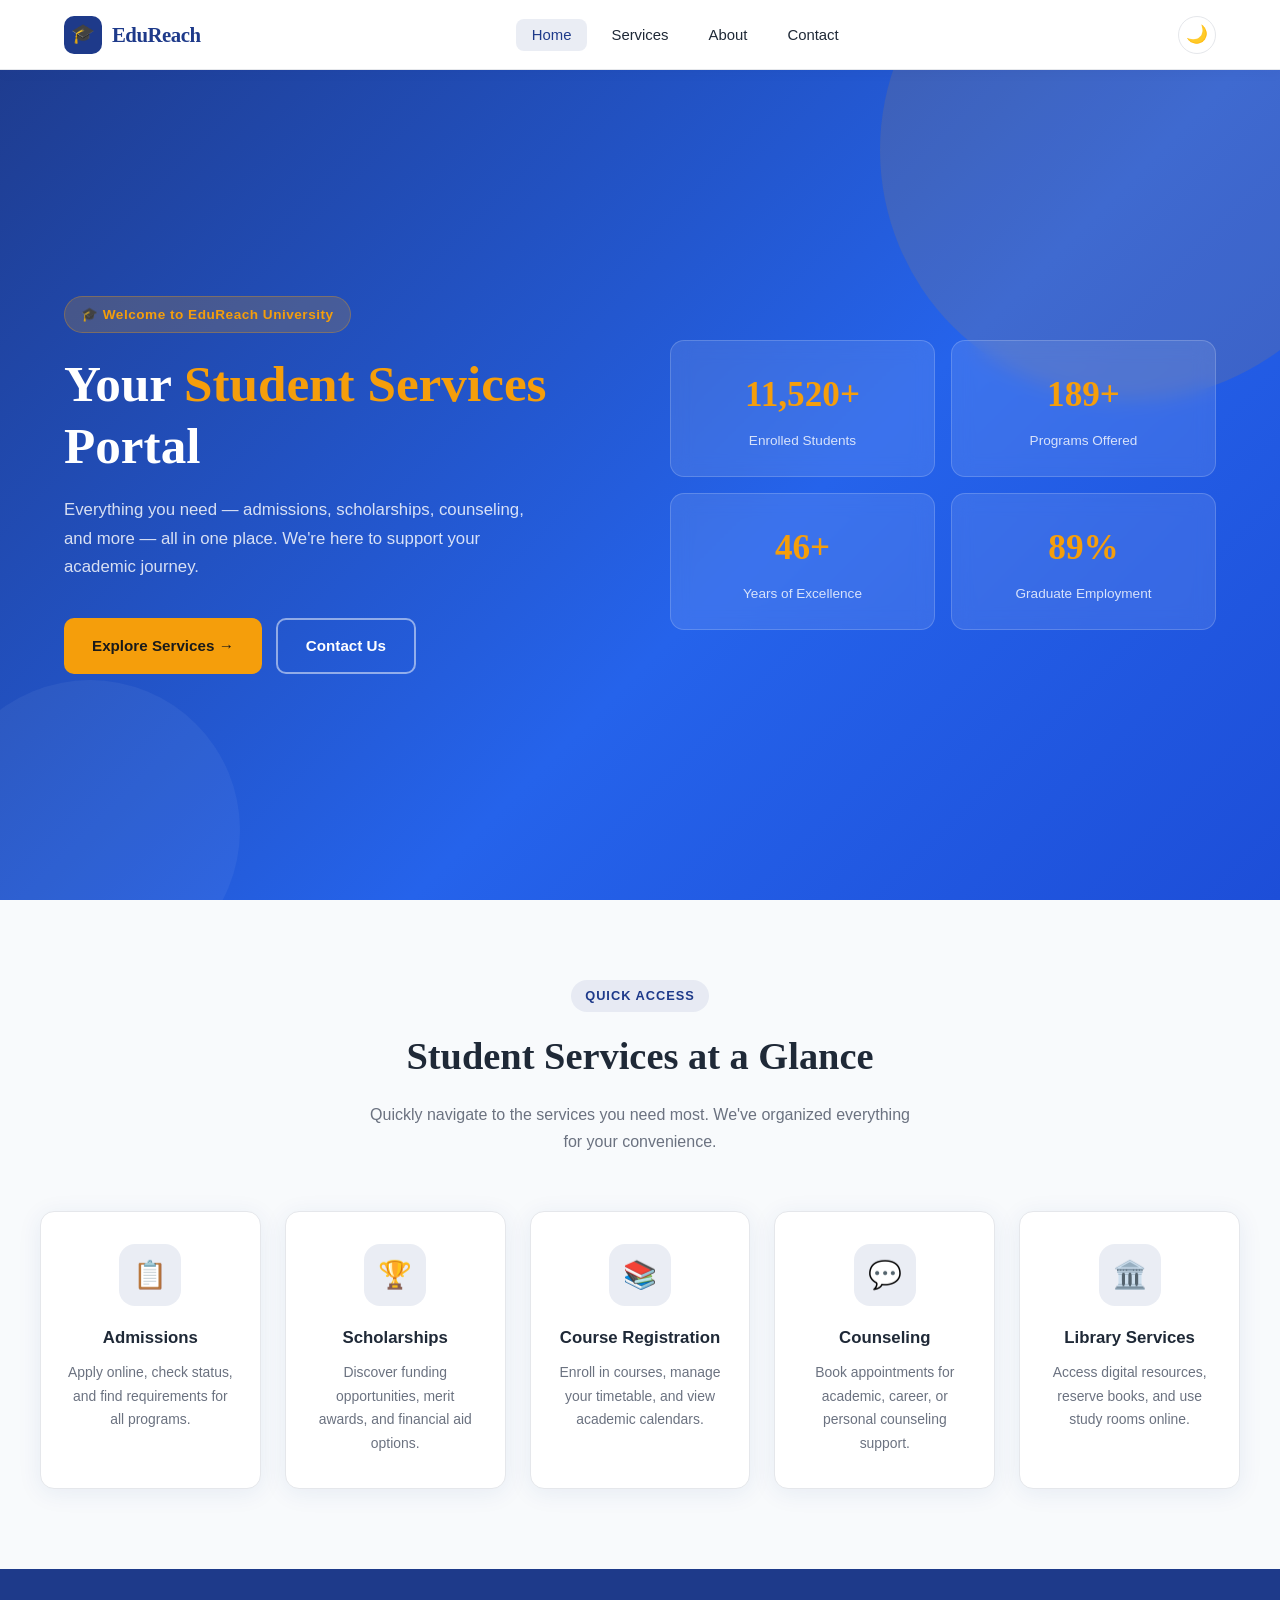
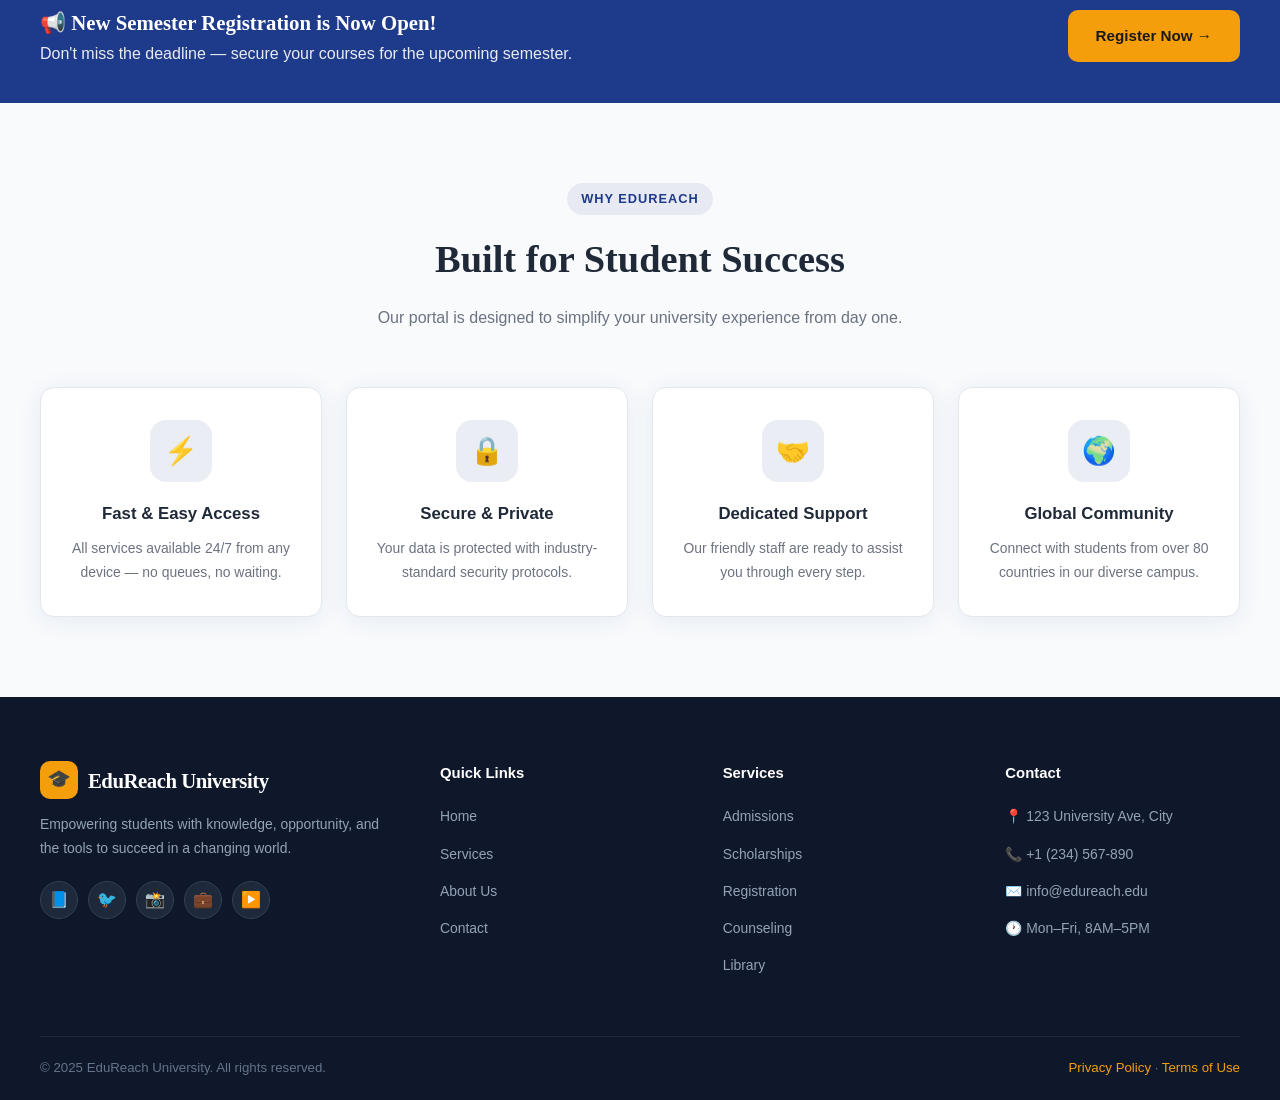
<file: student-services-website/index.html>
<!DOCTYPE html>
<html lang="en">
<head>
  <meta charset="UTF-8" />
  <meta name="viewport" content="width=device-width, initial-scale=1.0" />
  <title>Student Services Portal — EduReach University</title>
  <link rel="stylesheet" href="css/style.css" />
</head>
<body>

  <!-- ==================== NAVBAR ==================== -->
  <nav class="navbar">
    <div class="nav-container">
      <!-- Logo -->
      <a href="index.html" class="nav-logo">
        <div class="logo-icon">🎓</div>
        EduReach
      </a>

      <!-- Menu Links -->
      <ul class="nav-menu">
        <li><a href="index.html" class="active">Home</a></li>
        <li><a href="pages/services.html">Services</a></li>
        <li><a href="pages/about.html">About</a></li>
        <li><a href="pages/contact.html">Contact</a></li>
      </ul>

      <!-- Dark Mode + Hamburger -->
      <div style="display:flex;align-items:center;gap:8px;">
        <button class="dark-toggle" title="Toggle dark mode">🌙</button>
        <div class="hamburger" aria-label="Toggle menu">
          <span></span><span></span><span></span>
        </div>
      </div>
    </div>
  </nav>

  <!-- ==================== HERO ==================== -->
  <section class="hero">
    <div class="hero-content">
      <div class="hero-text">
        <div class="hero-badge">🎓 Welcome to EduReach University</div>
        <h1>Your <span>Student Services</span> Portal</h1>
        <p>Everything you need — admissions, scholarships, counseling, and more — all in one place. We're here to support your academic journey.</p>
        <div class="hero-buttons">
          <a href="pages/services.html" class="btn btn-primary">Explore Services →</a>
          <a href="pages/contact.html" class="btn btn-outline">Contact Us</a>
        </div>
      </div>

      <div class="hero-visual">
        <div class="hero-stats stagger">
          <div class="stat-card">
            <div class="number">
              <span class="counter" data-target="12000" data-suffix="+">0</span>
            </div>
            <div class="label">Enrolled Students</div>
          </div>
          <div class="stat-card">
            <div class="number">
              <span class="counter" data-target="200" data-suffix="+">0</span>
            </div>
            <div class="label">Programs Offered</div>
          </div>
          <div class="stat-card">
            <div class="number">
              <span class="counter" data-target="50" data-suffix="+">0</span>
            </div>
            <div class="label">Years of Excellence</div>
          </div>
          <div class="stat-card">
            <div class="number">
              <span class="counter" data-target="95" data-suffix="%">0</span>
            </div>
            <div class="label">Graduate Employment</div>
          </div>
        </div>
      </div>
    </div>
  </section>

  <!-- ==================== QUICK LINKS ==================== -->
  <section class="section" style="background: var(--bg);">
    <div class="section-inner">
      <div class="section-header fade-in">
        <div class="section-tag">Quick Access</div>
        <h2>Student Services at a Glance</h2>
        <p>Quickly navigate to the services you need most. We've organized everything for your convenience.</p>
      </div>

      <div class="cards-grid stagger">
        <!-- Card 1: Admissions -->
        <a href="pages/services.html" class="card">
          <div class="card-icon"><span>📋</span></div>
          <h3>Admissions</h3>
          <p>Apply online, check status, and find requirements for all programs.</p>
        </a>

        <!-- Card 2: Scholarships -->
        <a href="pages/services.html" class="card">
          <div class="card-icon"><span>🏆</span></div>
          <h3>Scholarships</h3>
          <p>Discover funding opportunities, merit awards, and financial aid options.</p>
        </a>

        <!-- Card 3: Course Registration -->
        <a href="pages/services.html" class="card">
          <div class="card-icon"><span>📚</span></div>
          <h3>Course Registration</h3>
          <p>Enroll in courses, manage your timetable, and view academic calendars.</p>
        </a>

        <!-- Card 4: Counseling -->
        <a href="pages/services.html" class="card">
          <div class="card-icon"><span>💬</span></div>
          <h3>Counseling</h3>
          <p>Book appointments for academic, career, or personal counseling support.</p>
        </a>

        <!-- Card 5: Library Services -->
        <a href="pages/services.html" class="card">
          <div class="card-icon"><span>🏛️</span></div>
          <h3>Library Services</h3>
          <p>Access digital resources, reserve books, and use study rooms online.</p>
        </a>
      </div>
    </div>
  </section>

  <!-- ==================== HIGHLIGHT STRIP ==================== -->
  <div class="highlight-strip">
    <div class="strip-inner">
      <div>
        <h3>📢 New Semester Registration is Now Open!</h3>
        <p>Don't miss the deadline — secure your courses for the upcoming semester.</p>
      </div>
      <a href="pages/services.html" class="btn btn-primary">Register Now →</a>
    </div>
  </div>

  <!-- ==================== WHY CHOOSE US ==================== -->
  <section class="section">
    <div class="section-inner">
      <div class="section-header fade-in">
        <div class="section-tag">Why EduReach</div>
        <h2>Built for Student Success</h2>
        <p>Our portal is designed to simplify your university experience from day one.</p>
      </div>

      <div class="cards-grid stagger" style="grid-template-columns: repeat(auto-fit,minmax(240px,1fr));">
        <div class="card">
          <div class="card-icon"><span>⚡</span></div>
          <h3>Fast & Easy Access</h3>
          <p>All services available 24/7 from any device — no queues, no waiting.</p>
        </div>
        <div class="card">
          <div class="card-icon"><span>🔒</span></div>
          <h3>Secure & Private</h3>
          <p>Your data is protected with industry-standard security protocols.</p>
        </div>
        <div class="card">
          <div class="card-icon"><span>🤝</span></div>
          <h3>Dedicated Support</h3>
          <p>Our friendly staff are ready to assist you through every step.</p>
        </div>
        <div class="card">
          <div class="card-icon"><span>🌍</span></div>
          <h3>Global Community</h3>
          <p>Connect with students from over 80 countries in our diverse campus.</p>
        </div>
      </div>
    </div>
  </section>

  <!-- ==================== FOOTER ==================== -->
  <footer>
    <div class="footer-grid">
      <!-- Brand -->
      <div class="footer-brand">
        <div class="nav-logo">
          <div class="logo-icon">🎓</div>
          EduReach University
        </div>
        <p>Empowering students with knowledge, opportunity, and the tools to succeed in a changing world.</p>
        <div class="social-links">
          <a href="#" class="social-link" title="Facebook">📘</a>
          <a href="#" class="social-link" title="Twitter">🐦</a>
          <a href="#" class="social-link" title="Instagram">📸</a>
          <a href="#" class="social-link" title="LinkedIn">💼</a>
          <a href="#" class="social-link" title="YouTube">▶️</a>
        </div>
      </div>

      <!-- Quick Links -->
      <div class="footer-col">
        <h4>Quick Links</h4>
        <ul>
          <li><a href="index.html">Home</a></li>
          <li><a href="pages/services.html">Services</a></li>
          <li><a href="pages/about.html">About Us</a></li>
          <li><a href="pages/contact.html">Contact</a></li>
        </ul>
      </div>

      <!-- Services -->
      <div class="footer-col">
        <h4>Services</h4>
        <ul>
          <li><a href="pages/services.html">Admissions</a></li>
          <li><a href="pages/services.html">Scholarships</a></li>
          <li><a href="pages/services.html">Registration</a></li>
          <li><a href="pages/services.html">Counseling</a></li>
          <li><a href="pages/services.html">Library</a></li>
        </ul>
      </div>

      <!-- Contact -->
      <div class="footer-col">
        <h4>Contact</h4>
        <ul>
          <li><a href="#">📍 123 University Ave, City</a></li>
          <li><a href="tel:+1234567890">📞 +1 (234) 567-890</a></li>
          <li><a href="mailto:info@edureach.edu">✉️ info@edureach.edu</a></li>
          <li><a href="#">🕐 Mon–Fri, 8AM–5PM</a></li>
        </ul>
      </div>
    </div>

    <div class="footer-bottom">
      <p>© 2025 EduReach University. All rights reserved.</p>
      <p><a href="#">Privacy Policy</a> · <a href="#">Terms of Use</a></p>
    </div>
  </footer>

  <script src="js/script.js"></script>
</body>
</html>
</file>
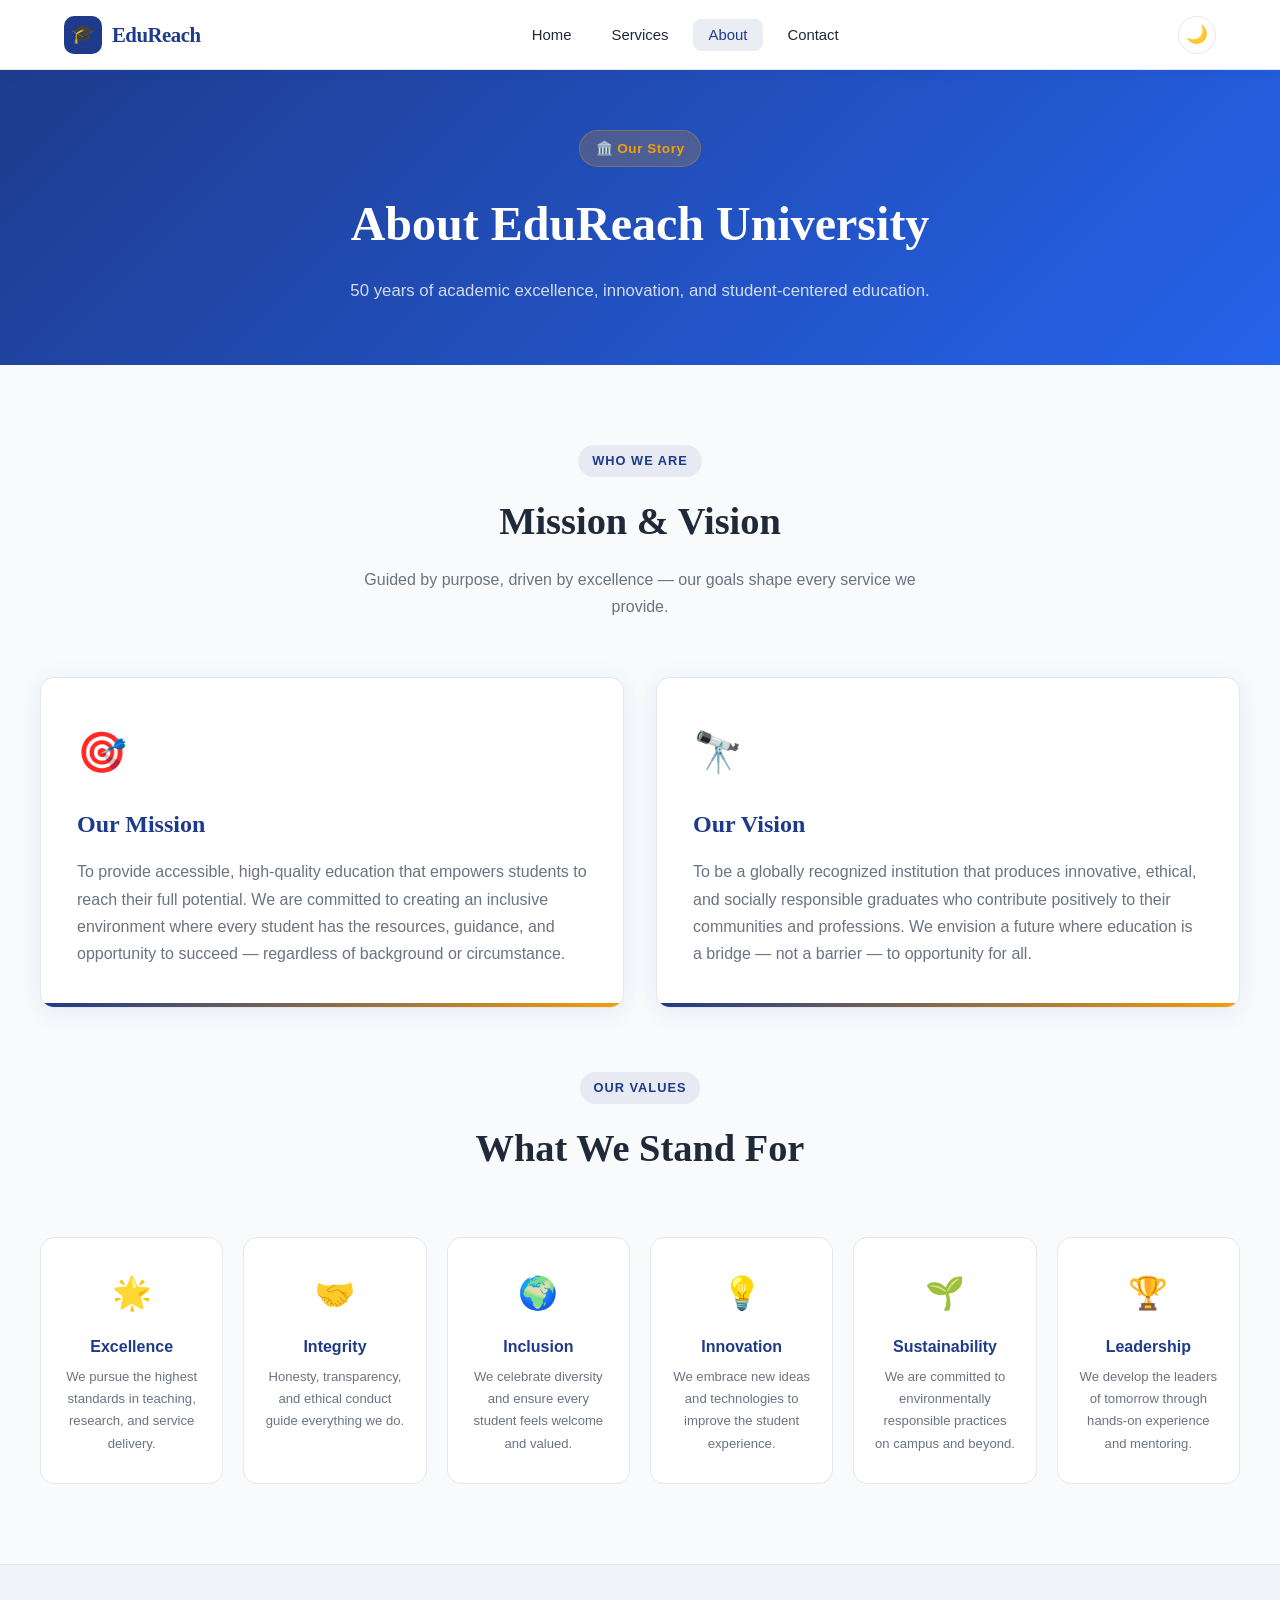
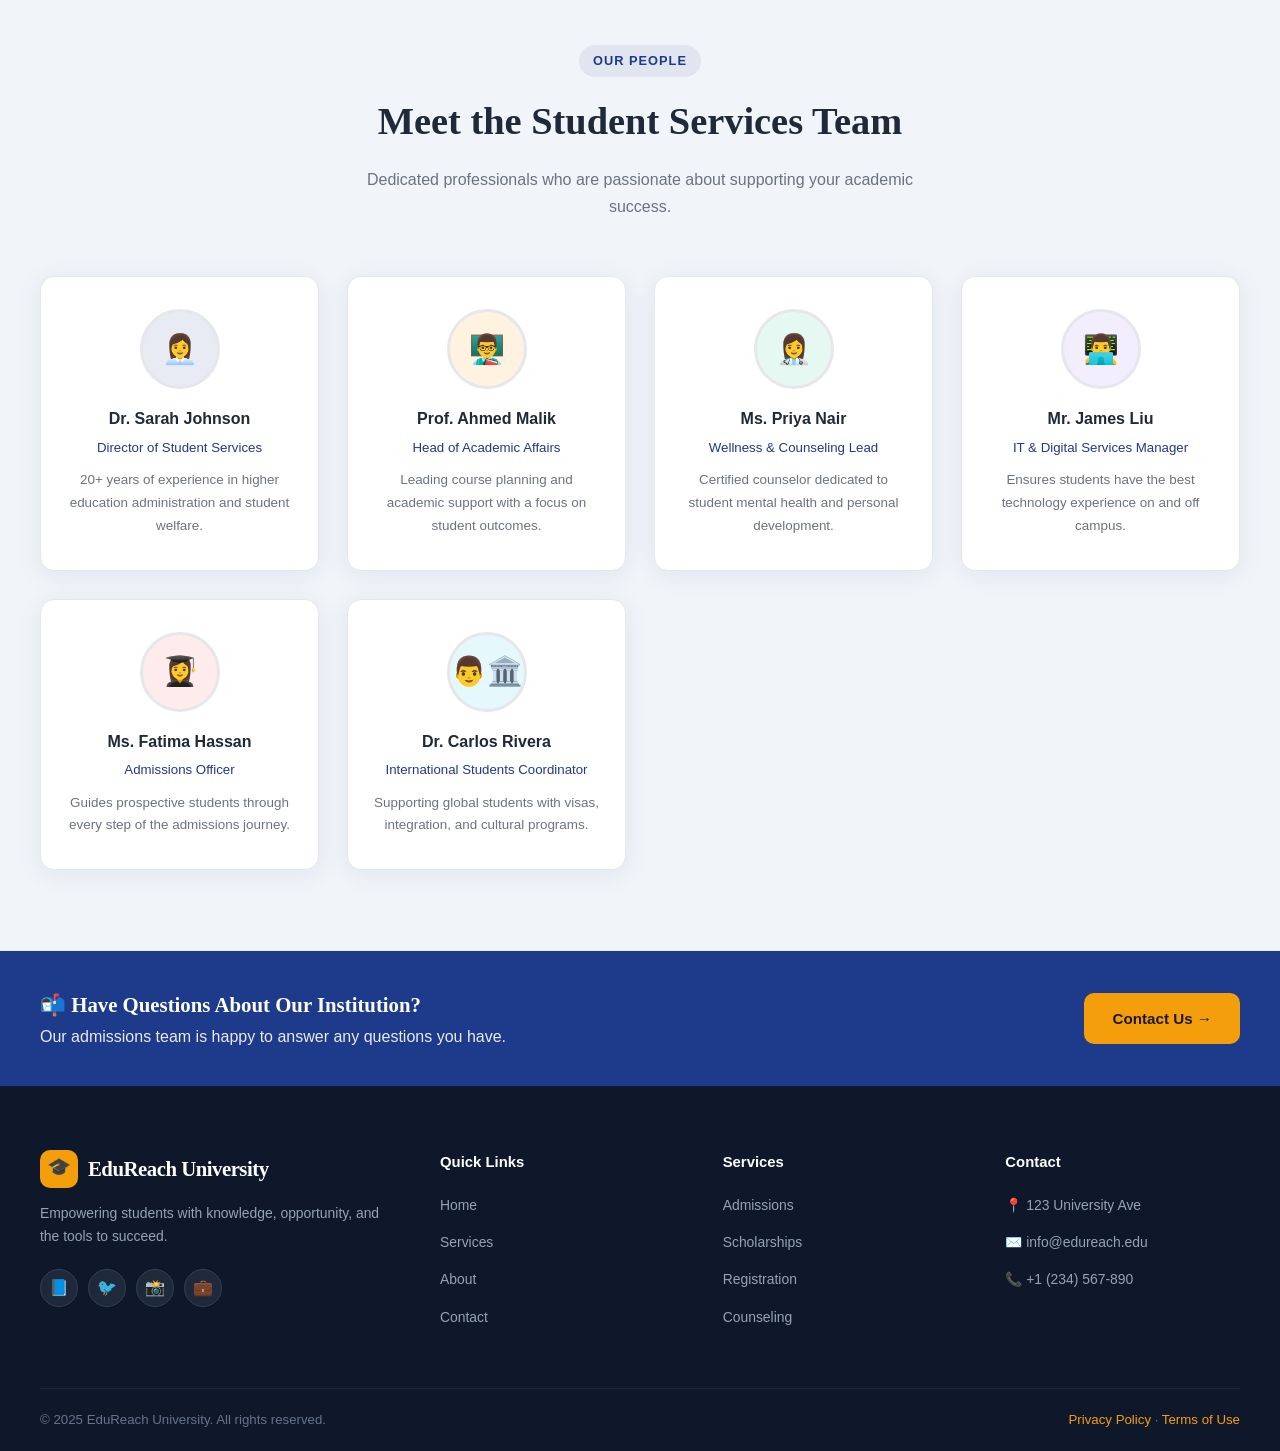
<file: student-services-website/pages/about.html>
<!DOCTYPE html>
<html lang="en">
<head>
  <meta charset="UTF-8" />
  <meta name="viewport" content="width=device-width, initial-scale=1.0" />
  <title>About Us — EduReach University</title>
  <link rel="stylesheet" href="../css/style.css" />
</head>
<body>

  <!-- ==================== NAVBAR ==================== -->
  <nav class="navbar">
    <div class="nav-container">
      <a href="../index.html" class="nav-logo">
        <div class="logo-icon">🎓</div>
        EduReach
      </a>
      <ul class="nav-menu">
        <li><a href="../index.html">Home</a></li>
        <li><a href="services.html">Services</a></li>
        <li><a href="about.html" class="active">About</a></li>
        <li><a href="contact.html">Contact</a></li>
      </ul>
      <div style="display:flex;align-items:center;gap:8px;">
        <button class="dark-toggle" title="Toggle dark mode">🌙</button>
        <div class="hamburger"><span></span><span></span><span></span></div>
      </div>
    </div>
  </nav>

  <!-- ==================== ABOUT HEADER ==================== -->
  <div class="about-header">
    <div class="hero-badge" style="background:rgba(245,158,11,0.2);color:#F59E0B;border:1px solid rgba(245,158,11,0.3);display:inline-flex;align-items:center;gap:8px;padding:6px 16px;border-radius:100px;font-size:.85rem;font-weight:600;margin-bottom:16px;">
      🏛️ Our Story
    </div>
    <h1>About EduReach University</h1>
    <p>50 years of academic excellence, innovation, and student-centered education.</p>
  </div>

  <!-- ==================== MISSION & VISION ==================== -->
  <section class="section">
    <div class="section-inner">
      <div class="section-header fade-in">
        <div class="section-tag">Who We Are</div>
        <h2>Mission & Vision</h2>
        <p>Guided by purpose, driven by excellence — our goals shape every service we provide.</p>
      </div>

      <div class="mission-vision stagger">
        <div class="mv-card">
          <div class="mv-icon">🎯</div>
          <h3>Our Mission</h3>
          <p>To provide accessible, high-quality education that empowers students to reach their full potential. We are committed to creating an inclusive environment where every student has the resources, guidance, and opportunity to succeed — regardless of background or circumstance.</p>
        </div>
        <div class="mv-card">
          <div class="mv-icon">🔭</div>
          <h3>Our Vision</h3>
          <p>To be a globally recognized institution that produces innovative, ethical, and socially responsible graduates who contribute positively to their communities and professions. We envision a future where education is a bridge — not a barrier — to opportunity for all.</p>
        </div>
      </div>

      <!-- Core Values -->
      <div class="section-header fade-in" style="margin-top:64px;">
        <div class="section-tag">Our Values</div>
        <h2>What We Stand For</h2>
      </div>

      <div class="values-grid stagger">
        <div class="value-item">
          <div class="vi">🌟</div>
          <h4>Excellence</h4>
          <p>We pursue the highest standards in teaching, research, and service delivery.</p>
        </div>
        <div class="value-item">
          <div class="vi">🤝</div>
          <h4>Integrity</h4>
          <p>Honesty, transparency, and ethical conduct guide everything we do.</p>
        </div>
        <div class="value-item">
          <div class="vi">🌍</div>
          <h4>Inclusion</h4>
          <p>We celebrate diversity and ensure every student feels welcome and valued.</p>
        </div>
        <div class="value-item">
          <div class="vi">💡</div>
          <h4>Innovation</h4>
          <p>We embrace new ideas and technologies to improve the student experience.</p>
        </div>
        <div class="value-item">
          <div class="vi">🌱</div>
          <h4>Sustainability</h4>
          <p>We are committed to environmentally responsible practices on campus and beyond.</p>
        </div>
        <div class="value-item">
          <div class="vi">🏆</div>
          <h4>Leadership</h4>
          <p>We develop the leaders of tomorrow through hands-on experience and mentoring.</p>
        </div>
      </div>
    </div>
  </section>

  <!-- ==================== TEAM ==================== -->
  <section class="section" style="background: rgba(30,58,138,0.03); border-top:1px solid var(--border); border-bottom:1px solid var(--border);">
    <div class="section-inner">
      <div class="section-header fade-in">
        <div class="section-tag">Our People</div>
        <h2>Meet the Student Services Team</h2>
        <p>Dedicated professionals who are passionate about supporting your academic success.</p>
      </div>

      <div class="team-grid stagger">
        <!-- Team Member 1 -->
        <div class="team-card">
          <div class="team-avatar" style="background:rgba(30,58,138,0.1);">👩‍💼</div>
          <h4>Dr. Sarah Johnson</h4>
          <div class="role">Director of Student Services</div>
          <p>20+ years of experience in higher education administration and student welfare.</p>
        </div>

        <!-- Team Member 2 -->
        <div class="team-card">
          <div class="team-avatar" style="background:rgba(245,158,11,0.12);">👨‍🏫</div>
          <h4>Prof. Ahmed Malik</h4>
          <div class="role">Head of Academic Affairs</div>
          <p>Leading course planning and academic support with a focus on student outcomes.</p>
        </div>

        <!-- Team Member 3 -->
        <div class="team-card">
          <div class="team-avatar" style="background:rgba(16,185,129,0.1);">👩‍⚕️</div>
          <h4>Ms. Priya Nair</h4>
          <div class="role">Wellness & Counseling Lead</div>
          <p>Certified counselor dedicated to student mental health and personal development.</p>
        </div>

        <!-- Team Member 4 -->
        <div class="team-card">
          <div class="team-avatar" style="background:rgba(139,92,246,0.1);">👨‍💻</div>
          <h4>Mr. James Liu</h4>
          <div class="role">IT & Digital Services Manager</div>
          <p>Ensures students have the best technology experience on and off campus.</p>
        </div>

        <!-- Team Member 5 -->
        <div class="team-card">
          <div class="team-avatar" style="background:rgba(239,68,68,0.1);">👩‍🎓</div>
          <h4>Ms. Fatima Hassan</h4>
          <div class="role">Admissions Officer</div>
          <p>Guides prospective students through every step of the admissions journey.</p>
        </div>

        <!-- Team Member 6 -->
        <div class="team-card">
          <div class="team-avatar" style="background:rgba(6,182,212,0.1);">👨‍🏛️</div>
          <h4>Dr. Carlos Rivera</h4>
          <div class="role">International Students Coordinator</div>
          <p>Supporting global students with visas, integration, and cultural programs.</p>
        </div>
      </div>
    </div>
  </section>

  <!-- ==================== CTA ==================== -->
  <div class="highlight-strip">
    <div class="strip-inner">
      <div>
        <h3>📬 Have Questions About Our Institution?</h3>
        <p>Our admissions team is happy to answer any questions you have.</p>
      </div>
      <a href="contact.html" class="btn btn-primary">Contact Us →</a>
    </div>
  </div>

  <!-- ==================== FOOTER ==================== -->
  <footer>
    <div class="footer-grid">
      <div class="footer-brand">
        <div class="nav-logo"><div class="logo-icon">🎓</div> EduReach University</div>
        <p>Empowering students with knowledge, opportunity, and the tools to succeed.</p>
        <div class="social-links">
          <a href="#" class="social-link">📘</a>
          <a href="#" class="social-link">🐦</a>
          <a href="#" class="social-link">📸</a>
          <a href="#" class="social-link">💼</a>
        </div>
      </div>
      <div class="footer-col">
        <h4>Quick Links</h4>
        <ul>
          <li><a href="../index.html">Home</a></li>
          <li><a href="services.html">Services</a></li>
          <li><a href="about.html">About</a></li>
          <li><a href="contact.html">Contact</a></li>
        </ul>
      </div>
      <div class="footer-col">
        <h4>Services</h4>
        <ul>
          <li><a href="services.html">Admissions</a></li>
          <li><a href="services.html">Scholarships</a></li>
          <li><a href="services.html">Registration</a></li>
          <li><a href="services.html">Counseling</a></li>
        </ul>
      </div>
      <div class="footer-col">
        <h4>Contact</h4>
        <ul>
          <li><a href="#">📍 123 University Ave</a></li>
          <li><a href="mailto:info@edureach.edu">✉️ info@edureach.edu</a></li>
          <li><a href="#">📞 +1 (234) 567-890</a></li>
        </ul>
      </div>
    </div>
    <div class="footer-bottom">
      <p>© 2025 EduReach University. All rights reserved.</p>
      <p><a href="#">Privacy Policy</a> · <a href="#">Terms of Use</a></p>
    </div>
  </footer>

  <script src="../js/script.js"></script>
</body>
</html>
</file>
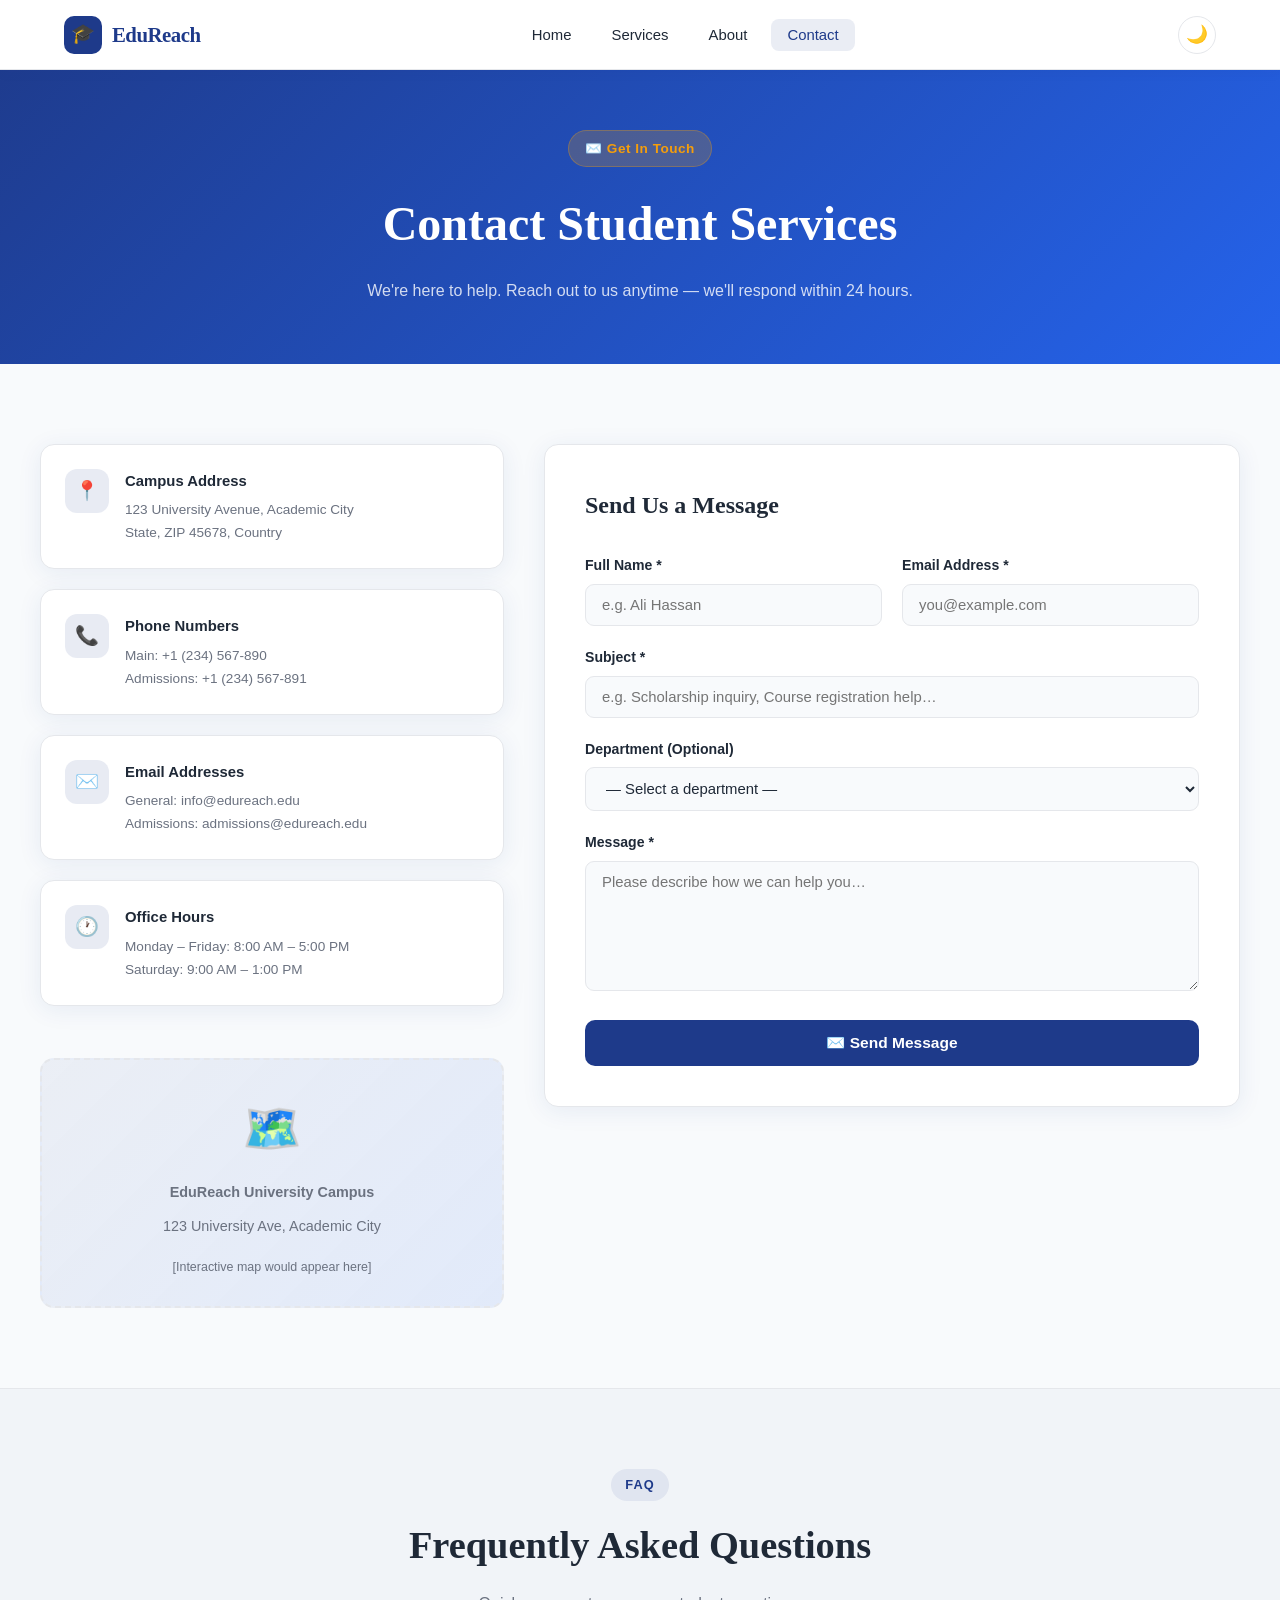
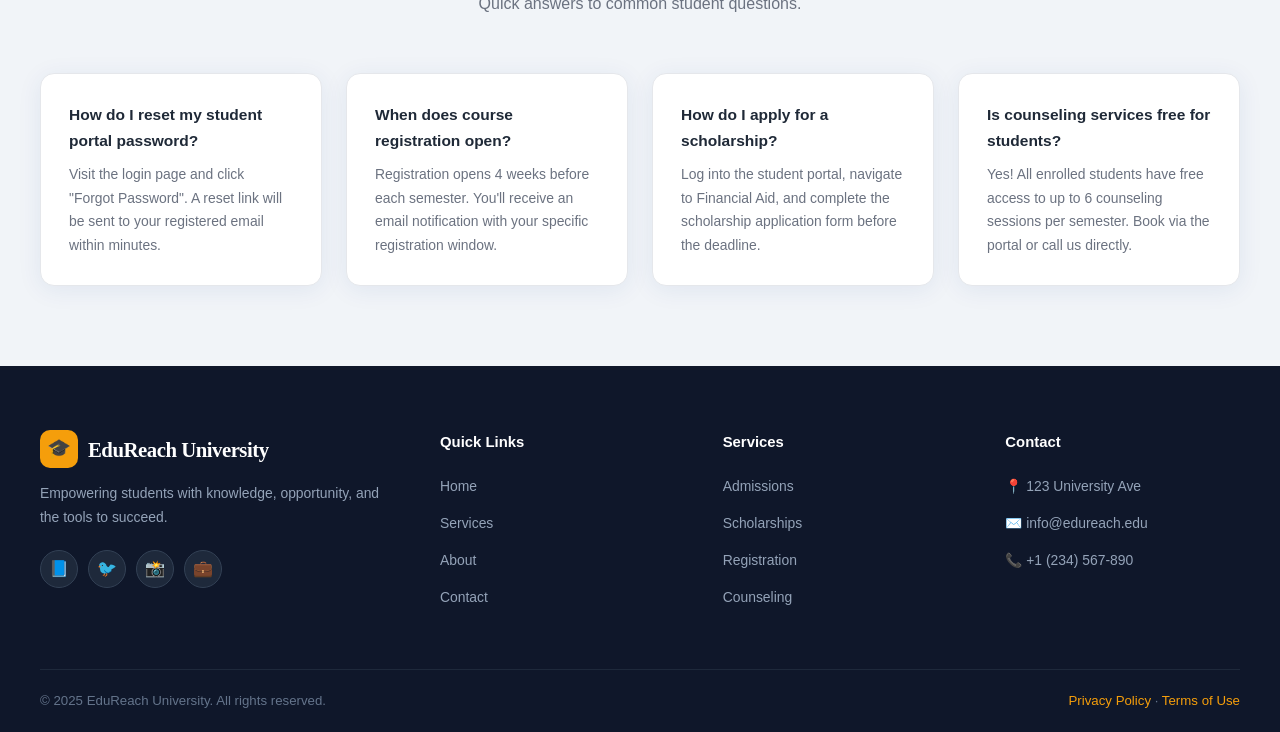
<file: student-services-website/pages/contact.html>
<!DOCTYPE html>
<html lang="en">
<head>
  <meta charset="UTF-8" />
  <meta name="viewport" content="width=device-width, initial-scale=1.0" />
  <title>Contact Us — EduReach University</title>
  <link rel="stylesheet" href="../css/style.css" />
</head>
<body>

  <!-- ==================== NAVBAR ==================== -->
  <nav class="navbar">
    <div class="nav-container">
      <a href="../index.html" class="nav-logo">
        <div class="logo-icon">🎓</div>
        EduReach
      </a>
      <ul class="nav-menu">
        <li><a href="../index.html">Home</a></li>
        <li><a href="services.html">Services</a></li>
        <li><a href="about.html">About</a></li>
        <li><a href="contact.html" class="active">Contact</a></li>
      </ul>
      <div style="display:flex;align-items:center;gap:8px;">
        <button class="dark-toggle" title="Toggle dark mode">🌙</button>
        <div class="hamburger"><span></span><span></span><span></span></div>
      </div>
    </div>
  </nav>

  <!-- ==================== CONTACT HEADER ==================== -->
  <div class="contact-header">
    <div class="hero-badge" style="background:rgba(245,158,11,0.2);color:#F59E0B;border:1px solid rgba(245,158,11,0.3);display:inline-flex;align-items:center;gap:8px;padding:6px 16px;border-radius:100px;font-size:.85rem;font-weight:600;margin-bottom:16px;">
      ✉️ Get In Touch
    </div>
    <h1>Contact Student Services</h1>
    <p>We're here to help. Reach out to us anytime — we'll respond within 24 hours.</p>
  </div>

  <!-- ==================== CONTACT CONTENT ==================== -->
  <section class="section">
    <div class="section-inner">
      <div class="contact-layout">

        <!-- Left: Info Cards -->
        <div class="contact-info stagger">

          <div class="info-card">
            <div class="ic">📍</div>
            <div>
              <h4>Campus Address</h4>
              <p>123 University Avenue, Academic City<br>State, ZIP 45678, Country</p>
            </div>
          </div>

          <div class="info-card">
            <div class="ic">📞</div>
            <div>
              <h4>Phone Numbers</h4>
              <p>Main: +1 (234) 567-890<br>Admissions: +1 (234) 567-891</p>
            </div>
          </div>

          <div class="info-card">
            <div class="ic">✉️</div>
            <div>
              <h4>Email Addresses</h4>
              <p>General: info@edureach.edu<br>Admissions: admissions@edureach.edu</p>
            </div>
          </div>

          <div class="info-card">
            <div class="ic">🕐</div>
            <div>
              <h4>Office Hours</h4>
              <p>Monday – Friday: 8:00 AM – 5:00 PM<br>Saturday: 9:00 AM – 1:00 PM</p>
            </div>
          </div>

          <!-- Map placeholder -->
          <div class="map-placeholder">
            <div class="map-icon">🗺️</div>
            <p><strong>EduReach University Campus</strong></p>
            <p>123 University Ave, Academic City</p>
            <p style="font-size:0.78rem;margin-top:8px;color:var(--text-light);">[Interactive map would appear here]</p>
          </div>

        </div>

        <!-- Right: Contact Form -->
        <div class="contact-form-card fade-in">
          <h3>Send Us a Message</h3>

          <form id="contactForm" novalidate>

            <!-- Name + Email Row -->
            <div class="form-row">
              <div class="form-group">
                <label for="name">Full Name *</label>
                <input
                  type="text"
                  id="name"
                  name="name"
                  placeholder="e.g. Ali Hassan"
                  autocomplete="name"
                />
                <div class="error-msg" id="nameError">Please enter your name (at least 2 characters).</div>
              </div>

              <div class="form-group">
                <label for="email">Email Address *</label>
                <input
                  type="email"
                  id="email"
                  name="email"
                  placeholder="you@example.com"
                  autocomplete="email"
                />
                <div class="error-msg" id="emailError">Please enter a valid email address.</div>
              </div>
            </div>

            <!-- Subject -->
            <div class="form-group">
              <label for="subject">Subject *</label>
              <input
                type="text"
                id="subject"
                name="subject"
                placeholder="e.g. Scholarship inquiry, Course registration help…"
              />
              <div class="error-msg" id="subjectError">Please enter a subject (at least 3 characters).</div>
            </div>

            <!-- Department -->
            <div class="form-group">
              <label for="department">Department (Optional)</label>
              <select id="department" name="department">
                <option value="">— Select a department —</option>
                <option value="admissions">Admissions Office</option>
                <option value="scholarships">Scholarships & Financial Aid</option>
                <option value="registration">Course Registration</option>
                <option value="counseling">Counseling & Wellness</option>
                <option value="library">Library Services</option>
                <option value="it">IT Support</option>
                <option value="international">International Students</option>
                <option value="other">Other / General Inquiry</option>
              </select>
            </div>

            <!-- Message -->
            <div class="form-group">
              <label for="message">Message *</label>
              <textarea
                id="message"
                name="message"
                placeholder="Please describe how we can help you…"
                rows="5"
              ></textarea>
              <div class="error-msg" id="messageError">Please enter a message (at least 10 characters).</div>
            </div>

            <!-- Submit -->
            <button type="submit" class="submit-btn">
              ✉️ Send Message
            </button>

            <!-- Success Banner -->
            <div class="success-banner" id="successBanner">
              ✅ Thank you! Your message has been sent. We'll get back to you within 24 hours.
            </div>

          </form>
        </div>
      </div>
    </div>
  </section>

  <!-- ==================== FAQ STRIP ==================== -->
  <section class="section" style="background:rgba(30,58,138,0.03);border-top:1px solid var(--border);">
    <div class="section-inner">
      <div class="section-header fade-in">
        <div class="section-tag">FAQ</div>
        <h2>Frequently Asked Questions</h2>
        <p>Quick answers to common student questions.</p>
      </div>

      <div class="cards-grid stagger" style="grid-template-columns:repeat(auto-fit,minmax(280px,1fr));">
        <div class="card" style="text-align:left;padding:28px;">
          <h3 style="font-size:0.97rem;margin-bottom:8px;">How do I reset my student portal password?</h3>
          <p>Visit the login page and click "Forgot Password". A reset link will be sent to your registered email within minutes.</p>
        </div>
        <div class="card" style="text-align:left;padding:28px;">
          <h3 style="font-size:0.97rem;margin-bottom:8px;">When does course registration open?</h3>
          <p>Registration opens 4 weeks before each semester. You'll receive an email notification with your specific registration window.</p>
        </div>
        <div class="card" style="text-align:left;padding:28px;">
          <h3 style="font-size:0.97rem;margin-bottom:8px;">How do I apply for a scholarship?</h3>
          <p>Log into the student portal, navigate to Financial Aid, and complete the scholarship application form before the deadline.</p>
        </div>
        <div class="card" style="text-align:left;padding:28px;">
          <h3 style="font-size:0.97rem;margin-bottom:8px;">Is counseling services free for students?</h3>
          <p>Yes! All enrolled students have free access to up to 6 counseling sessions per semester. Book via the portal or call us directly.</p>
        </div>
      </div>
    </div>
  </section>

  <!-- ==================== FOOTER ==================== -->
  <footer>
    <div class="footer-grid">
      <div class="footer-brand">
        <div class="nav-logo"><div class="logo-icon">🎓</div> EduReach University</div>
        <p>Empowering students with knowledge, opportunity, and the tools to succeed.</p>
        <div class="social-links">
          <a href="#" class="social-link">📘</a>
          <a href="#" class="social-link">🐦</a>
          <a href="#" class="social-link">📸</a>
          <a href="#" class="social-link">💼</a>
        </div>
      </div>
      <div class="footer-col">
        <h4>Quick Links</h4>
        <ul>
          <li><a href="../index.html">Home</a></li>
          <li><a href="services.html">Services</a></li>
          <li><a href="about.html">About</a></li>
          <li><a href="contact.html">Contact</a></li>
        </ul>
      </div>
      <div class="footer-col">
        <h4>Services</h4>
        <ul>
          <li><a href="services.html">Admissions</a></li>
          <li><a href="services.html">Scholarships</a></li>
          <li><a href="services.html">Registration</a></li>
          <li><a href="services.html">Counseling</a></li>
        </ul>
      </div>
      <div class="footer-col">
        <h4>Contact</h4>
        <ul>
          <li><a href="#">📍 123 University Ave</a></li>
          <li><a href="mailto:info@edureach.edu">✉️ info@edureach.edu</a></li>
          <li><a href="#">📞 +1 (234) 567-890</a></li>
        </ul>
      </div>
    </div>
    <div class="footer-bottom">
      <p>© 2025 EduReach University. All rights reserved.</p>
      <p><a href="#">Privacy Policy</a> · <a href="#">Terms of Use</a></p>
    </div>
  </footer>

  <script src="../js/script.js"></script>
</body>
</html>
</file>
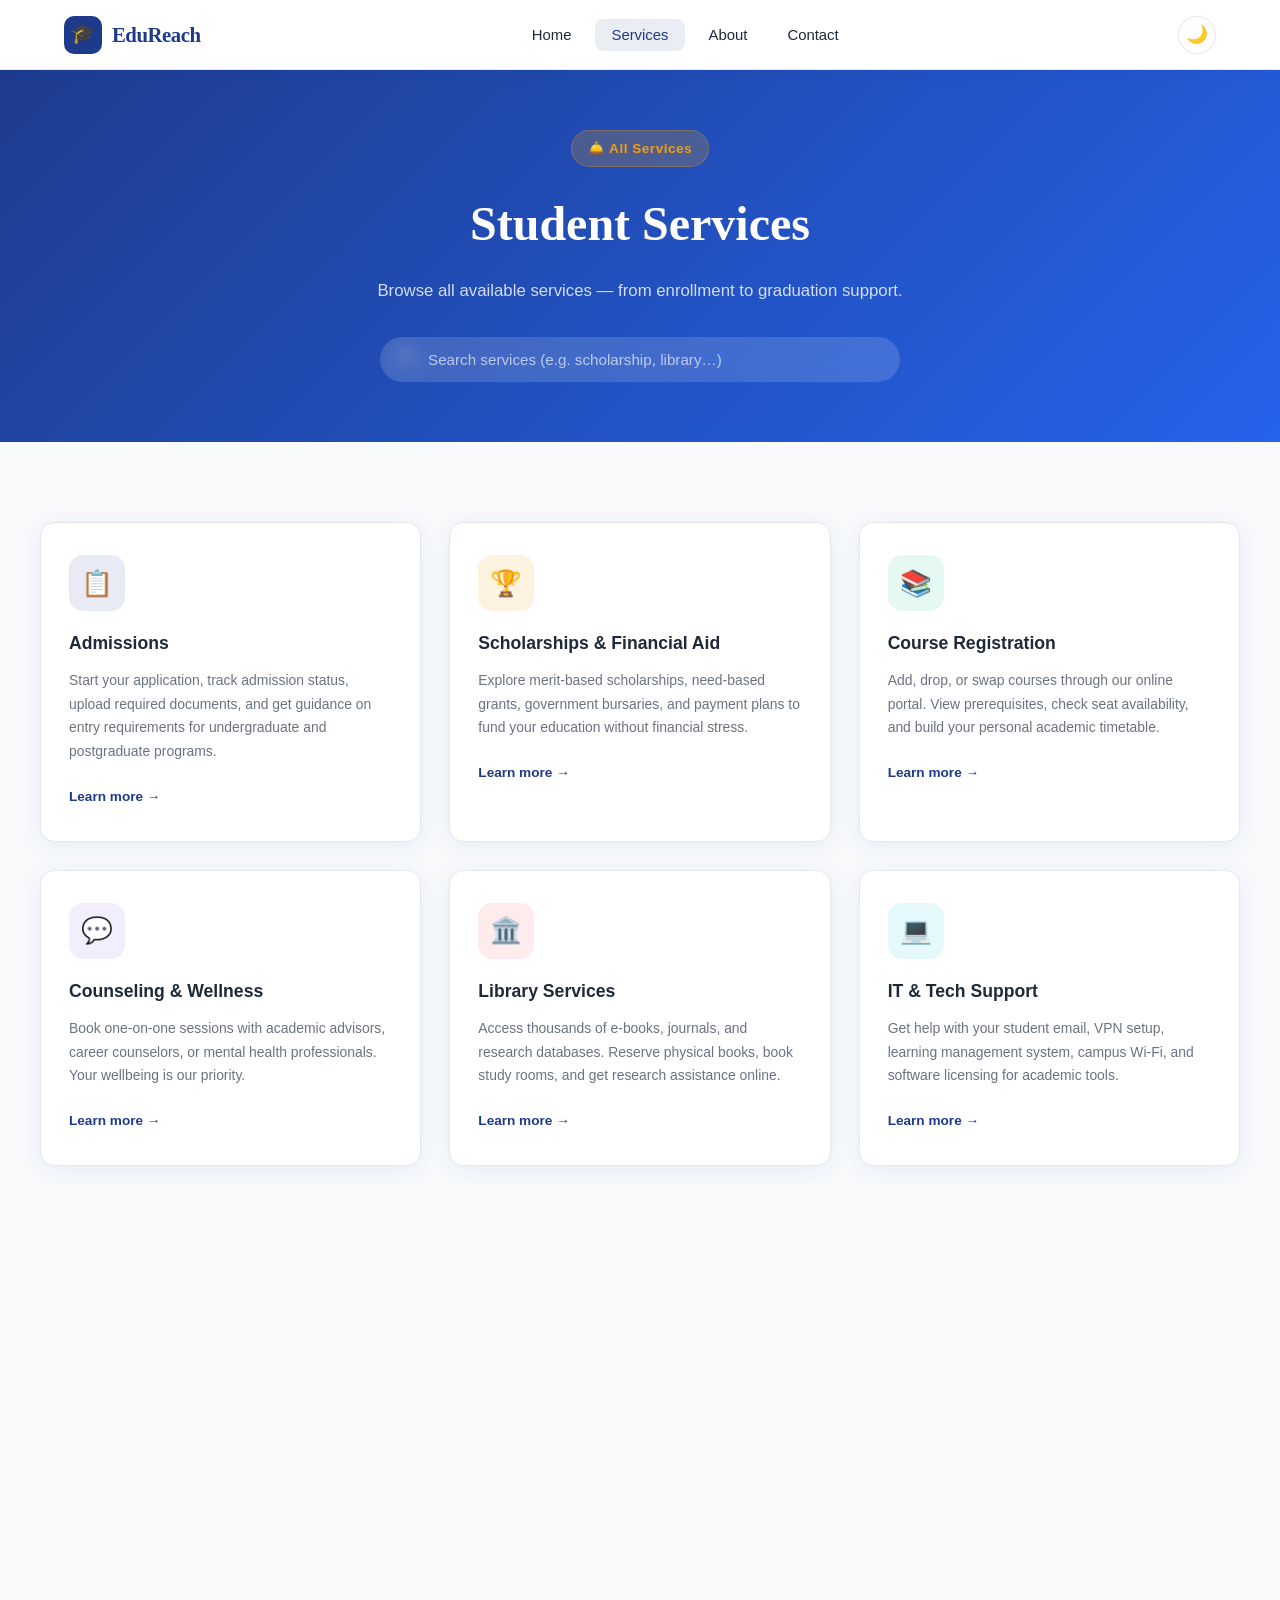
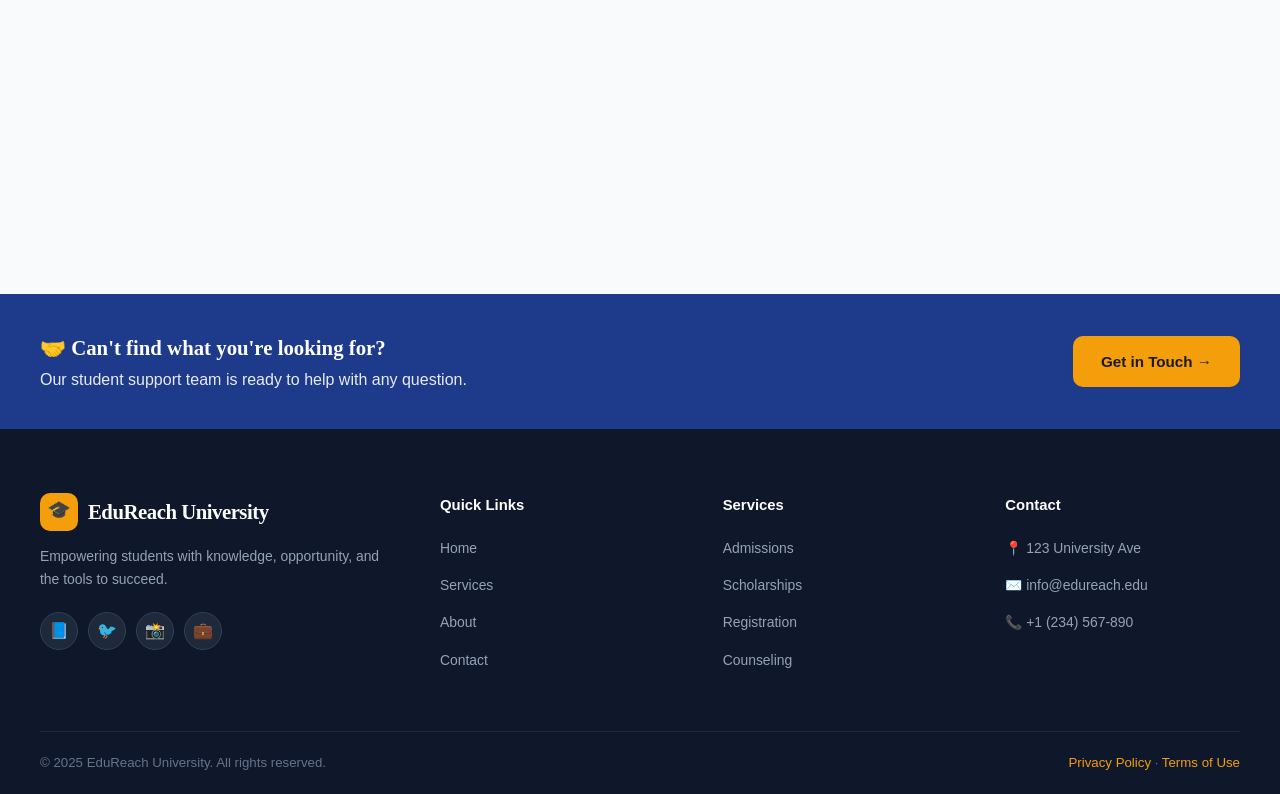
<file: student-services-website/pages/services.html>
<!DOCTYPE html>
<html lang="en">
<head>
  <meta charset="UTF-8" />
  <meta name="viewport" content="width=device-width, initial-scale=1.0" />
  <title>Student Services — EduReach University</title>
  <link rel="stylesheet" href="../css/style.css" />
</head>
<body>

  <!-- ==================== NAVBAR ==================== -->
  <nav class="navbar">
    <div class="nav-container">
      <a href="../index.html" class="nav-logo">
        <div class="logo-icon">🎓</div>
        EduReach
      </a>
      <ul class="nav-menu">
        <li><a href="../index.html">Home</a></li>
        <li><a href="services.html" class="active">Services</a></li>
        <li><a href="about.html">About</a></li>
        <li><a href="contact.html">Contact</a></li>
      </ul>
      <div style="display:flex;align-items:center;gap:8px;">
        <button class="dark-toggle" title="Toggle dark mode">🌙</button>
        <div class="hamburger" aria-label="Toggle menu">
          <span></span><span></span><span></span>
        </div>
      </div>
    </div>
  </nav>

  <!-- ==================== SERVICES HEADER ==================== -->
  <div class="services-header">
    <div class="hero-badge" style="background:rgba(245,158,11,0.2);color:#F59E0B;border:1px solid rgba(245,158,11,0.3);display:inline-flex;align-items:center;gap:8px;padding:6px 16px;border-radius:100px;font-size:.85rem;font-weight:600;margin-bottom:16px;">
      🛎️ All Services
    </div>
    <h1>Student Services</h1>
    <p>Browse all available services — from enrollment to graduation support.</p>

    <!-- Search Bar -->
    <div class="search-bar-wrap">
      <span class="search-icon">🔍</span>
      <input
        type="text"
        id="serviceSearch"
        placeholder="Search services (e.g. scholarship, library…)"
        autocomplete="off"
      />
    </div>
  </div>

  <!-- ==================== SERVICES GRID ==================== -->
  <section class="section">
    <div class="section-inner">

      <div class="services-grid stagger" id="servicesGrid">

        <!-- 1. Admissions -->
        <div class="service-card">
          <div class="service-icon" style="background:rgba(30,58,138,0.1);">📋</div>
          <h3>Admissions</h3>
          <p>Start your application, track admission status, upload required documents, and get guidance on entry requirements for undergraduate and postgraduate programs.</p>
          <a href="contact.html" class="service-link">Learn more →</a>
        </div>

        <!-- 2. Scholarships & Financial Aid -->
        <div class="service-card">
          <div class="service-icon" style="background:rgba(245,158,11,0.12);">🏆</div>
          <h3>Scholarships & Financial Aid</h3>
          <p>Explore merit-based scholarships, need-based grants, government bursaries, and payment plans to fund your education without financial stress.</p>
          <a href="contact.html" class="service-link">Learn more →</a>
        </div>

        <!-- 3. Course Registration -->
        <div class="service-card">
          <div class="service-icon" style="background:rgba(16,185,129,0.1);">📚</div>
          <h3>Course Registration</h3>
          <p>Add, drop, or swap courses through our online portal. View prerequisites, check seat availability, and build your personal academic timetable.</p>
          <a href="contact.html" class="service-link">Learn more →</a>
        </div>

        <!-- 4. Counseling & Wellness -->
        <div class="service-card">
          <div class="service-icon" style="background:rgba(139,92,246,0.1);">💬</div>
          <h3>Counseling & Wellness</h3>
          <p>Book one-on-one sessions with academic advisors, career counselors, or mental health professionals. Your wellbeing is our priority.</p>
          <a href="contact.html" class="service-link">Learn more →</a>
        </div>

        <!-- 5. Library Services -->
        <div class="service-card">
          <div class="service-icon" style="background:rgba(239,68,68,0.1);">🏛️</div>
          <h3>Library Services</h3>
          <p>Access thousands of e-books, journals, and research databases. Reserve physical books, book study rooms, and get research assistance online.</p>
          <a href="contact.html" class="service-link">Learn more →</a>
        </div>

        <!-- 6. IT & Tech Support -->
        <div class="service-card">
          <div class="service-icon" style="background:rgba(6,182,212,0.1);">💻</div>
          <h3>IT & Tech Support</h3>
          <p>Get help with your student email, VPN setup, learning management system, campus Wi-Fi, and software licensing for academic tools.</p>
          <a href="contact.html" class="service-link">Learn more →</a>
        </div>

        <!-- 7. Housing & Accommodation -->
        <div class="service-card">
          <div class="service-icon" style="background:rgba(245,158,11,0.12);">🏠</div>
          <h3>Housing & Accommodation</h3>
          <p>Apply for on-campus dormitories, view off-campus housing listings, and connect with our housing team for international student accommodation.</p>
          <a href="contact.html" class="service-link">Learn more →</a>
        </div>

        <!-- 8. Health Services -->
        <div class="service-card">
          <div class="service-icon" style="background:rgba(16,185,129,0.1);">🏥</div>
          <h3>Health Services</h3>
          <p>Book appointments at the campus clinic, access immunization records, and learn about health insurance coverage for enrolled students.</p>
          <a href="contact.html" class="service-link">Learn more →</a>
        </div>

        <!-- 9. Career Services -->
        <div class="service-card">
          <div class="service-icon" style="background:rgba(30,58,138,0.1);">💼</div>
          <h3>Career Services</h3>
          <p>Get CV reviews, interview coaching, internship placements, and connect with our network of 500+ employer partners at career fairs.</p>
          <a href="contact.html" class="service-link">Learn more →</a>
        </div>

        <!-- 10. International Students -->
        <div class="service-card">
          <div class="service-icon" style="background:rgba(139,92,246,0.1);">🌍</div>
          <h3>International Students</h3>
          <p>Visa guidance, orientation programs, language support, and cultural integration services designed for students joining from abroad.</p>
          <a href="contact.html" class="service-link">Learn more →</a>
        </div>

        <!-- 11. Exams & Assessments -->
        <div class="service-card">
          <div class="service-icon" style="background:rgba(239,68,68,0.1);">📝</div>
          <h3>Exams & Assessments</h3>
          <p>View exam timetables, apply for special consideration, access past papers, and understand grading policies and academic regulations.</p>
          <a href="contact.html" class="service-link">Learn more →</a>
        </div>

        <!-- 12. Student Clubs & Activities -->
        <div class="service-card">
          <div class="service-icon" style="background:rgba(6,182,212,0.1);">🎭</div>
          <h3>Clubs & Activities</h3>
          <p>Join 100+ student clubs, societies, and sports teams. Get involved in campus events, volunteer programs, and leadership development.</p>
          <a href="contact.html" class="service-link">Learn more →</a>
        </div>

      </div>

      <!-- No results message -->
      <div id="noResults" class="no-results" style="display:none;">
        🔍 No services match your search. Try different keywords.
      </div>

    </div>
  </section>

  <!-- ==================== CTA STRIP ==================== -->
  <div class="highlight-strip">
    <div class="strip-inner">
      <div>
        <h3>🤝 Can't find what you're looking for?</h3>
        <p>Our student support team is ready to help with any question.</p>
      </div>
      <a href="contact.html" class="btn btn-primary">Get in Touch →</a>
    </div>
  </div>

  <!-- ==================== FOOTER ==================== -->
  <footer>
    <div class="footer-grid">
      <div class="footer-brand">
        <div class="nav-logo"><div class="logo-icon">🎓</div> EduReach University</div>
        <p>Empowering students with knowledge, opportunity, and the tools to succeed.</p>
        <div class="social-links">
          <a href="#" class="social-link">📘</a>
          <a href="#" class="social-link">🐦</a>
          <a href="#" class="social-link">📸</a>
          <a href="#" class="social-link">💼</a>
        </div>
      </div>
      <div class="footer-col">
        <h4>Quick Links</h4>
        <ul>
          <li><a href="../index.html">Home</a></li>
          <li><a href="services.html">Services</a></li>
          <li><a href="about.html">About</a></li>
          <li><a href="contact.html">Contact</a></li>
        </ul>
      </div>
      <div class="footer-col">
        <h4>Services</h4>
        <ul>
          <li><a href="#">Admissions</a></li>
          <li><a href="#">Scholarships</a></li>
          <li><a href="#">Registration</a></li>
          <li><a href="#">Counseling</a></li>
        </ul>
      </div>
      <div class="footer-col">
        <h4>Contact</h4>
        <ul>
          <li><a href="#">📍 123 University Ave</a></li>
          <li><a href="mailto:info@edureach.edu">✉️ info@edureach.edu</a></li>
          <li><a href="#">📞 +1 (234) 567-890</a></li>
        </ul>
      </div>
    </div>
    <div class="footer-bottom">
      <p>© 2025 EduReach University. All rights reserved.</p>
      <p><a href="#">Privacy Policy</a> · <a href="#">Terms of Use</a></p>
    </div>
  </footer>

  <script src="../js/script.js"></script>
</body>
</html>
</file>
<file: student-services-website/css/style.css>
/* ============================================================
   STUDENT SERVICES WEBSITE - Main Stylesheet
   Color Palette:
   - Primary:    #1E3A8A (deep blue)
   - Secondary:  #F59E0B (gold/yellow)
   - Background: #F8FAFC (light gray/white)
   - Text:       #1F2937 (dark gray)
   ============================================================ */

/* ---------- CSS Variables ---------- */
:root {
  --primary:     #1E3A8A;
  --primary-dark:#162d6e;
  --secondary:   #F59E0B;
  --secondary-dark:#d97706;
  --bg:          #F8FAFC;
  --text:        #1F2937;
  --text-light:  #6B7280;
  --white:       #ffffff;
  --card-bg:     #ffffff;
  --border:      #E5E7EB;
  --shadow:      0 4px 24px rgba(30,58,138,0.08);
  --shadow-hover:0 8px 32px rgba(30,58,138,0.16);
  --radius:      14px;
  --transition:  0.3s ease;
  --nav-height:  70px;
  --font-head:   'Playfair Display', Georgia, serif;
  --font-body:   'DM Sans', 'Segoe UI', sans-serif;
}

/* ---------- Dark Mode ---------- */
body.dark-mode {
  --primary:     #3b6fd4;
  --bg:          #0f172a;
  --text:        #e2e8f0;
  --text-light:  #94a3b8;
  --card-bg:     #1e293b;
  --border:      #334155;
  --shadow:      0 4px 24px rgba(0,0,0,0.3);
  --shadow-hover:0 8px 32px rgba(0,0,0,0.45);
  --white:       #1e293b;
}

/* ---------- Reset & Base ---------- */
*, *::before, *::after { box-sizing: border-box; margin: 0; padding: 0; }

html { scroll-behavior: smooth; }

body {
  font-family: var(--font-body);
  background: var(--bg);
  color: var(--text);
  line-height: 1.7;
  transition: background var(--transition), color var(--transition);
}

img { max-width: 100%; display: block; }
a  { text-decoration: none; color: inherit; }
ul { list-style: none; }

/* ---------- Google Fonts Import ---------- */
@import url('https://fonts.googleapis.com/css2?family=Playfair+Display:wght@600;700&family=DM+Sans:wght@400;500;600&display=swap');

/* ============================================================
   NAVIGATION
   ============================================================ */
.navbar {
  position: fixed;
  top: 0; left: 0; right: 0;
  height: var(--nav-height);
  background: var(--white);
  border-bottom: 1px solid var(--border);
  box-shadow: 0 2px 12px rgba(30,58,138,0.06);
  z-index: 1000;
  transition: background var(--transition), box-shadow var(--transition);
}

.nav-container {
  max-width: 1200px;
  margin: 0 auto;
  padding: 0 24px;
  height: 100%;
  display: flex;
  align-items: center;
  justify-content: space-between;
}

/* Logo */
.nav-logo {
  display: flex;
  align-items: center;
  gap: 10px;
  font-family: var(--font-head);
  font-size: 1.3rem;
  color: var(--primary);
  font-weight: 700;
  letter-spacing: -0.5px;
}
.nav-logo .logo-icon {
  width: 38px; height: 38px;
  background: var(--primary);
  border-radius: 10px;
  display: flex; align-items: center; justify-content: center;
  color: var(--secondary);
  font-size: 1.2rem;
}

/* Nav Links */
.nav-menu {
  display: flex;
  align-items: center;
  gap: 8px;
}
.nav-menu a {
  padding: 8px 16px;
  border-radius: 8px;
  font-weight: 500;
  font-size: 0.93rem;
  color: var(--text);
  transition: background var(--transition), color var(--transition);
}
.nav-menu a:hover,
.nav-menu a.active {
  background: rgba(30,58,138,0.09);
  color: var(--primary);
}

/* Dark mode toggle */
.dark-toggle {
  width: 38px; height: 38px;
  border: 1px solid var(--border);
  border-radius: 50%;
  background: var(--card-bg);
  cursor: pointer;
  display: flex; align-items: center; justify-content: center;
  font-size: 1.1rem;
  transition: all var(--transition);
  margin-left: 8px;
}
.dark-toggle:hover { background: var(--primary); color: #fff; border-color: var(--primary); }

/* Hamburger */
.hamburger {
  display: none;
  flex-direction: column;
  gap: 5px;
  cursor: pointer;
  padding: 6px;
}
.hamburger span {
  display: block;
  width: 24px; height: 2px;
  background: var(--text);
  border-radius: 2px;
  transition: all var(--transition);
}
.hamburger.open span:nth-child(1) { transform: translateY(7px) rotate(45deg); }
.hamburger.open span:nth-child(2) { opacity: 0; }
.hamburger.open span:nth-child(3) { transform: translateY(-7px) rotate(-45deg); }

/* ============================================================
   HERO SECTION
   ============================================================ */
.hero {
  min-height: 100vh;
  padding-top: var(--nav-height);
  background: linear-gradient(135deg, var(--primary) 0%, #2563EB 60%, #1d4ed8 100%);
  position: relative;
  display: flex;
  align-items: center;
  overflow: hidden;
}

/* Decorative circles */
.hero::before {
  content: '';
  position: absolute;
  width: 500px; height: 500px;
  border-radius: 50%;
  background: rgba(245,158,11,0.12);
  top: -100px; right: -100px;
}
.hero::after {
  content: '';
  position: absolute;
  width: 300px; height: 300px;
  border-radius: 50%;
  background: rgba(255,255,255,0.05);
  bottom: -80px; left: -60px;
}

.hero-content {
  max-width: 1200px;
  margin: 0 auto;
  padding: 80px 24px;
  position: relative;
  z-index: 1;
  display: grid;
  grid-template-columns: 1fr 1fr;
  gap: 60px;
  align-items: center;
}

.hero-badge {
  display: inline-flex;
  align-items: center;
  gap: 8px;
  background: rgba(245,158,11,0.18);
  color: var(--secondary);
  padding: 6px 16px;
  border-radius: 100px;
  font-size: 0.85rem;
  font-weight: 600;
  letter-spacing: 0.5px;
  margin-bottom: 20px;
  border: 1px solid rgba(245,158,11,0.3);
}

.hero h1 {
  font-family: var(--font-head);
  font-size: clamp(2.2rem, 4vw, 3.4rem);
  color: #fff;
  line-height: 1.2;
  margin-bottom: 20px;
}
.hero h1 span { color: var(--secondary); }

.hero p {
  color: rgba(255,255,255,0.82);
  font-size: 1.05rem;
  margin-bottom: 36px;
  max-width: 480px;
}

.hero-buttons { display: flex; gap: 14px; flex-wrap: wrap; }

.btn {
  display: inline-flex;
  align-items: center;
  gap: 8px;
  padding: 13px 28px;
  border-radius: 10px;
  font-weight: 600;
  font-size: 0.95rem;
  cursor: pointer;
  border: none;
  transition: all var(--transition);
}
.btn-primary {
  background: var(--secondary);
  color: #1a1a1a;
}
.btn-primary:hover { background: var(--secondary-dark); transform: translateY(-2px); box-shadow: 0 6px 20px rgba(245,158,11,0.35); }

.btn-outline {
  background: transparent;
  color: #fff;
  border: 2px solid rgba(255,255,255,0.5);
}
.btn-outline:hover { background: rgba(255,255,255,0.12); border-color: #fff; }

/* Hero visual / stats */
.hero-visual {
  display: flex;
  flex-direction: column;
  gap: 16px;
}
.hero-stats {
  display: grid;
  grid-template-columns: 1fr 1fr;
  gap: 16px;
}
.stat-card {
  background: rgba(255,255,255,0.1);
  backdrop-filter: blur(10px);
  border: 1px solid rgba(255,255,255,0.18);
  border-radius: var(--radius);
  padding: 24px;
  text-align: center;
  color: #fff;
  transition: transform var(--transition);
}
.stat-card:hover { transform: translateY(-4px); }
.stat-card .number {
  font-family: var(--font-head);
  font-size: 2.2rem;
  color: var(--secondary);
  font-weight: 700;
}
.stat-card .label { font-size: 0.85rem; opacity: 0.8; margin-top: 4px; }

/* ============================================================
   QUICK LINKS / CARDS SECTION
   ============================================================ */
.section { padding: 80px 24px; }
.section-inner { max-width: 1200px; margin: 0 auto; }

.section-header { text-align: center; margin-bottom: 56px; }
.section-tag {
  display: inline-block;
  background: rgba(30,58,138,0.08);
  color: var(--primary);
  padding: 5px 14px;
  border-radius: 100px;
  font-size: 0.8rem;
  font-weight: 600;
  letter-spacing: 1px;
  text-transform: uppercase;
  margin-bottom: 12px;
}
.section-header h2 {
  font-family: var(--font-head);
  font-size: clamp(1.8rem, 3vw, 2.6rem);
  color: var(--text);
  margin-bottom: 12px;
}
.section-header p { color: var(--text-light); max-width: 560px; margin: 0 auto; }

/* Cards Grid */
.cards-grid {
  display: grid;
  grid-template-columns: repeat(auto-fit, minmax(200px, 1fr));
  gap: 24px;
}

.card {
  background: var(--card-bg);
  border: 1px solid var(--border);
  border-radius: var(--radius);
  padding: 32px 24px;
  text-align: center;
  box-shadow: var(--shadow);
  transition: all var(--transition);
  cursor: pointer;
  position: relative;
  overflow: hidden;
}
.card::before {
  content: '';
  position: absolute;
  top: 0; left: 0; right: 0;
  height: 3px;
  background: linear-gradient(90deg, var(--primary), var(--secondary));
  transform: scaleX(0);
  transition: transform var(--transition);
}
.card:hover { transform: translateY(-6px); box-shadow: var(--shadow-hover); }
.card:hover::before { transform: scaleX(1); }

.card-icon {
  width: 62px; height: 62px;
  background: rgba(30,58,138,0.09);
  border-radius: 16px;
  display: flex; align-items: center; justify-content: center;
  font-size: 1.7rem;
  margin: 0 auto 18px;
  transition: background var(--transition);
}
.card:hover .card-icon { background: var(--primary); }
.card:hover .card-icon span { filter: brightness(10); }

.card h3 {
  font-size: 1.05rem;
  font-weight: 600;
  color: var(--text);
  margin-bottom: 8px;
}
.card p { font-size: 0.87rem; color: var(--text-light); }

/* ============================================================
   SERVICES PAGE - Grid + Search
   ============================================================ */
.services-header {
  background: linear-gradient(135deg, var(--primary), #2563EB);
  padding: calc(var(--nav-height) + 60px) 24px 60px;
  text-align: center;
  color: #fff;
}
.services-header h1 {
  font-family: var(--font-head);
  font-size: clamp(2rem, 4vw, 3rem);
  margin-bottom: 12px;
}
.services-header p { color: rgba(255,255,255,0.8); font-size: 1.05rem; }

.search-bar-wrap {
  max-width: 520px;
  margin: 32px auto 0;
  position: relative;
}
.search-bar-wrap input {
  width: 100%;
  padding: 14px 20px 14px 48px;
  border-radius: 50px;
  border: none;
  font-size: 0.95rem;
  background: rgba(255,255,255,0.15);
  backdrop-filter: blur(10px);
  color: #fff;
  outline: none;
  transition: background var(--transition);
  font-family: var(--font-body);
}
.search-bar-wrap input::placeholder { color: rgba(255,255,255,0.65); }
.search-bar-wrap input:focus { background: rgba(255,255,255,0.25); }
.search-bar-wrap .search-icon {
  position: absolute;
  left: 18px; top: 50%;
  transform: translateY(-50%);
  color: rgba(255,255,255,0.7);
  font-size: 1.1rem;
  pointer-events: none;
}

.services-grid {
  display: grid;
  grid-template-columns: repeat(auto-fill, minmax(280px, 1fr));
  gap: 28px;
}

.service-card {
  background: var(--card-bg);
  border: 1px solid var(--border);
  border-radius: var(--radius);
  padding: 32px 28px;
  box-shadow: var(--shadow);
  transition: all var(--transition);
}
.service-card:hover { transform: translateY(-5px); box-shadow: var(--shadow-hover); }

.service-icon {
  width: 56px; height: 56px;
  border-radius: 14px;
  display: flex; align-items: center; justify-content: center;
  font-size: 1.6rem;
  margin-bottom: 18px;
}
.service-card h3 { font-size: 1.1rem; font-weight: 600; margin-bottom: 10px; }
.service-card p  { font-size: 0.87rem; color: var(--text-light); margin-bottom: 18px; }
.service-link {
  font-size: 0.85rem;
  font-weight: 600;
  color: var(--primary);
  display: inline-flex; align-items: center; gap: 6px;
  transition: gap var(--transition);
}
.service-link:hover { gap: 10px; }

.no-results {
  grid-column: 1/-1;
  text-align: center;
  color: var(--text-light);
  padding: 60px;
  font-size: 1rem;
}

/* ============================================================
   ABOUT PAGE
   ============================================================ */
.about-header {
  background: linear-gradient(135deg, var(--primary), #2563EB);
  padding: calc(var(--nav-height) + 60px) 24px 60px;
  text-align: center;
  color: #fff;
}
.about-header h1 {
  font-family: var(--font-head);
  font-size: clamp(2rem, 4vw, 3rem);
  margin-bottom: 12px;
}
.about-header p { color: rgba(255,255,255,0.8); font-size: 1.05rem; }

.mission-vision {
  display: grid;
  grid-template-columns: 1fr 1fr;
  gap: 32px;
  margin-bottom: 60px;
}
.mv-card {
  background: var(--card-bg);
  border: 1px solid var(--border);
  border-radius: var(--radius);
  padding: 40px 36px;
  box-shadow: var(--shadow);
  position: relative;
  overflow: hidden;
}
.mv-card::after {
  content: '';
  position: absolute;
  bottom: 0; left: 0; right: 0;
  height: 4px;
  background: linear-gradient(90deg, var(--primary), var(--secondary));
}
.mv-card .mv-icon {
  font-size: 2.5rem;
  margin-bottom: 18px;
}
.mv-card h3 {
  font-family: var(--font-head);
  font-size: 1.5rem;
  color: var(--primary);
  margin-bottom: 14px;
}
.mv-card p { color: var(--text-light); }

/* Team */
.team-grid {
  display: grid;
  grid-template-columns: repeat(auto-fill, minmax(220px, 1fr));
  gap: 28px;
}
.team-card {
  background: var(--card-bg);
  border: 1px solid var(--border);
  border-radius: var(--radius);
  padding: 32px 24px;
  text-align: center;
  box-shadow: var(--shadow);
  transition: all var(--transition);
}
.team-card:hover { transform: translateY(-5px); box-shadow: var(--shadow-hover); }
.team-avatar {
  width: 80px; height: 80px;
  border-radius: 50%;
  margin: 0 auto 16px;
  display: flex; align-items: center; justify-content: center;
  font-size: 1.8rem;
  border: 3px solid var(--border);
}
.team-card h4 { font-weight: 600; margin-bottom: 4px; }
.team-card .role { font-size: 0.83rem; color: var(--primary); font-weight: 500; margin-bottom: 10px; }
.team-card p { font-size: 0.84rem; color: var(--text-light); }

/* Values section */
.values-grid {
  display: grid;
  grid-template-columns: repeat(auto-fit, minmax(180px, 1fr));
  gap: 20px;
  margin-top: 48px;
}
.value-item {
  text-align: center;
  padding: 28px 20px;
  border-radius: var(--radius);
  background: var(--card-bg);
  border: 1px solid var(--border);
  transition: all var(--transition);
}
.value-item:hover { transform: translateY(-4px); box-shadow: var(--shadow); }
.value-item .vi { font-size: 2rem; margin-bottom: 12px; }
.value-item h4 { font-weight: 600; color: var(--primary); margin-bottom: 6px; }
.value-item p { font-size: 0.82rem; color: var(--text-light); }

/* ============================================================
   CONTACT PAGE
   ============================================================ */
.contact-header {
  background: linear-gradient(135deg, var(--primary), #2563EB);
  padding: calc(var(--nav-height) + 60px) 24px 60px;
  text-align: center;
  color: #fff;
}
.contact-header h1 {
  font-family: var(--font-head);
  font-size: clamp(2rem, 4vw, 3rem);
  margin-bottom: 12px;
}
.contact-header p { color: rgba(255,255,255,0.8); }

.contact-layout {
  display: grid;
  grid-template-columns: 1fr 1.5fr;
  gap: 40px;
  align-items: start;
}

/* Contact info */
.contact-info { display: flex; flex-direction: column; gap: 20px; }
.info-card {
  background: var(--card-bg);
  border: 1px solid var(--border);
  border-radius: var(--radius);
  padding: 24px;
  display: flex;
  gap: 16px;
  align-items: flex-start;
  box-shadow: var(--shadow);
  transition: transform var(--transition);
}
.info-card:hover { transform: translateX(4px); }
.info-card .ic {
  width: 44px; height: 44px;
  border-radius: 12px;
  background: rgba(30,58,138,0.1);
  display: flex; align-items: center; justify-content: center;
  font-size: 1.2rem;
  flex-shrink: 0;
}
.info-card h4 { font-weight: 600; margin-bottom: 4px; font-size: 0.93rem; }
.info-card p { font-size: 0.85rem; color: var(--text-light); }

/* Contact form */
.contact-form-card {
  background: var(--card-bg);
  border: 1px solid var(--border);
  border-radius: var(--radius);
  padding: 40px;
  box-shadow: var(--shadow);
}
.contact-form-card h3 {
  font-family: var(--font-head);
  font-size: 1.5rem;
  color: var(--text);
  margin-bottom: 28px;
}

.form-group { margin-bottom: 20px; }
.form-row { display: grid; grid-template-columns: 1fr 1fr; gap: 20px; }

label {
  display: block;
  font-size: 0.88rem;
  font-weight: 600;
  color: var(--text);
  margin-bottom: 6px;
}

input, select, textarea {
  width: 100%;
  padding: 12px 16px;
  border: 1.5px solid var(--border);
  border-radius: 9px;
  background: var(--bg);
  color: var(--text);
  font-family: var(--font-body);
  font-size: 0.93rem;
  transition: border-color var(--transition), box-shadow var(--transition);
  outline: none;
}
input:focus, select:focus, textarea:focus {
  border-color: var(--primary);
  box-shadow: 0 0 0 3px rgba(30,58,138,0.1);
}
input.error, textarea.error { border-color: #ef4444; }
textarea { resize: vertical; min-height: 130px; }

.error-msg {
  font-size: 0.8rem;
  color: #ef4444;
  margin-top: 4px;
  display: none;
}
.error-msg.show { display: block; }

.submit-btn {
  width: 100%;
  padding: 14px;
  background: var(--primary);
  color: #fff;
  border: none;
  border-radius: 10px;
  font-size: 0.97rem;
  font-weight: 600;
  cursor: pointer;
  font-family: var(--font-body);
  transition: all var(--transition);
  display: flex; align-items: center; justify-content: center; gap: 8px;
}
.submit-btn:hover { background: var(--primary-dark); transform: translateY(-2px); box-shadow: 0 6px 20px rgba(30,58,138,0.25); }

.success-banner {
  display: none;
  background: #dcfce7;
  border: 1px solid #86efac;
  border-radius: 10px;
  padding: 16px 20px;
  color: #166534;
  font-weight: 500;
  margin-top: 16px;
  text-align: center;
}
.success-banner.show { display: block; }

/* Map placeholder */
.map-placeholder {
  background: linear-gradient(135deg, rgba(30,58,138,0.06), rgba(37,99,235,0.1));
  border: 2px dashed var(--border);
  border-radius: var(--radius);
  height: 250px;
  display: flex;
  flex-direction: column;
  align-items: center;
  justify-content: center;
  color: var(--text-light);
  margin-top: 32px;
  gap: 10px;
}
.map-placeholder .map-icon { font-size: 3rem; }
.map-placeholder p { font-size: 0.9rem; }

/* ============================================================
   FOOTER
   ============================================================ */
footer {
  background: #0f172a;
  color: #cbd5e1;
  padding: 64px 24px 0;
}
.footer-grid {
  max-width: 1200px;
  margin: 0 auto;
  display: grid;
  grid-template-columns: 1.5fr 1fr 1fr 1fr;
  gap: 48px;
  padding-bottom: 48px;
  border-bottom: 1px solid #1e293b;
}
.footer-brand .nav-logo { color: #fff; margin-bottom: 14px; }
.footer-brand .nav-logo .logo-icon { background: var(--secondary); color: #1a1a1a; }
.footer-brand p { font-size: 0.87rem; color: #94a3b8; margin-bottom: 20px; }
.social-links { display: flex; gap: 10px; }
.social-link {
  width: 38px; height: 38px;
  border-radius: 50%;
  background: #1e293b;
  display: flex; align-items: center; justify-content: center;
  font-size: 1rem;
  color: #94a3b8;
  transition: all var(--transition);
  border: 1px solid #334155;
}
.social-link:hover { background: var(--secondary); color: #1a1a1a; border-color: var(--secondary); }

.footer-col h4 {
  font-weight: 600;
  color: #fff;
  margin-bottom: 16px;
  font-size: 0.93rem;
}
.footer-col ul li { margin-bottom: 10px; }
.footer-col ul li a {
  font-size: 0.87rem;
  color: #94a3b8;
  transition: color var(--transition);
}
.footer-col ul li a:hover { color: var(--secondary); }

.footer-bottom {
  max-width: 1200px;
  margin: 0 auto;
  padding: 20px 0;
  display: flex;
  align-items: center;
  justify-content: space-between;
  flex-wrap: wrap;
  gap: 10px;
}
.footer-bottom p { font-size: 0.83rem; color: #64748b; }
.footer-bottom a { color: var(--secondary); }

/* ============================================================
   HIGHLIGHT STRIP (homepage)
   ============================================================ */
.highlight-strip {
  background: var(--primary);
  padding: 36px 24px;
}
.strip-inner {
  max-width: 1200px;
  margin: 0 auto;
  display: flex;
  align-items: center;
  justify-content: space-between;
  gap: 20px;
  flex-wrap: wrap;
}
.strip-inner p {
  color: rgba(255,255,255,0.9);
  font-size: 1rem;
}
.strip-inner h3 {
  font-family: var(--font-head);
  color: #fff;
  font-size: 1.3rem;
}
.strip-inner .btn-primary { white-space: nowrap; }

/* ============================================================
   PAGE TRANSITION / ANIMATION
   ============================================================ */
.fade-in {
  opacity: 0;
  transform: translateY(24px);
  transition: opacity 0.6s ease, transform 0.6s ease;
}
.fade-in.visible { opacity: 1; transform: none; }

/* Stagger children */
.stagger > * { opacity: 0; transform: translateY(20px); transition: opacity 0.5s ease, transform 0.5s ease; }
.stagger.visible > *:nth-child(1) { opacity:1; transform:none; transition-delay:0.05s; }
.stagger.visible > *:nth-child(2) { opacity:1; transform:none; transition-delay:0.15s; }
.stagger.visible > *:nth-child(3) { opacity:1; transform:none; transition-delay:0.25s; }
.stagger.visible > *:nth-child(4) { opacity:1; transform:none; transition-delay:0.35s; }
.stagger.visible > *:nth-child(5) { opacity:1; transform:none; transition-delay:0.45s; }
.stagger.visible > *:nth-child(6) { opacity:1; transform:none; transition-delay:0.55s; }

/* ============================================================
   RESPONSIVE
   ============================================================ */
@media (max-width: 1024px) {
  .footer-grid { grid-template-columns: 1fr 1fr; }
  .hero-content { gap: 40px; }
  .mission-vision { grid-template-columns: 1fr; }
  .contact-layout { grid-template-columns: 1fr; }
}

@media (max-width: 768px) {
  :root { --nav-height: 64px; }
  
  .nav-menu {
    display: none;
    position: fixed;
    top: var(--nav-height); left: 0; right: 0;
    background: var(--white);
    flex-direction: column;
    padding: 16px;
    border-bottom: 1px solid var(--border);
    box-shadow: 0 8px 24px rgba(0,0,0,0.08);
    gap: 4px;
  }
  .nav-menu.open { display: flex; }
  .nav-menu a { padding: 12px 16px; border-radius: 8px; }
  .hamburger { display: flex; }
  
  .hero-content { grid-template-columns: 1fr; padding: 60px 24px; }
  .hero-visual { display: none; }
  
  .cards-grid { grid-template-columns: repeat(2, 1fr); }
  .footer-grid { grid-template-columns: 1fr 1fr; gap: 32px; }
  .form-row { grid-template-columns: 1fr; }
  .team-grid { grid-template-columns: repeat(2, 1fr); }
}

@media (max-width: 480px) {
  .section { padding: 60px 16px; }
  .cards-grid { grid-template-columns: 1fr; }
  .team-grid { grid-template-columns: 1fr; }
  .values-grid { grid-template-columns: 1fr 1fr; }
  .footer-grid { grid-template-columns: 1fr; }
  .contact-form-card { padding: 28px 20px; }
  .footer-bottom { flex-direction: column; text-align: center; }
  .strip-inner { flex-direction: column; text-align: center; }
}
</file>
